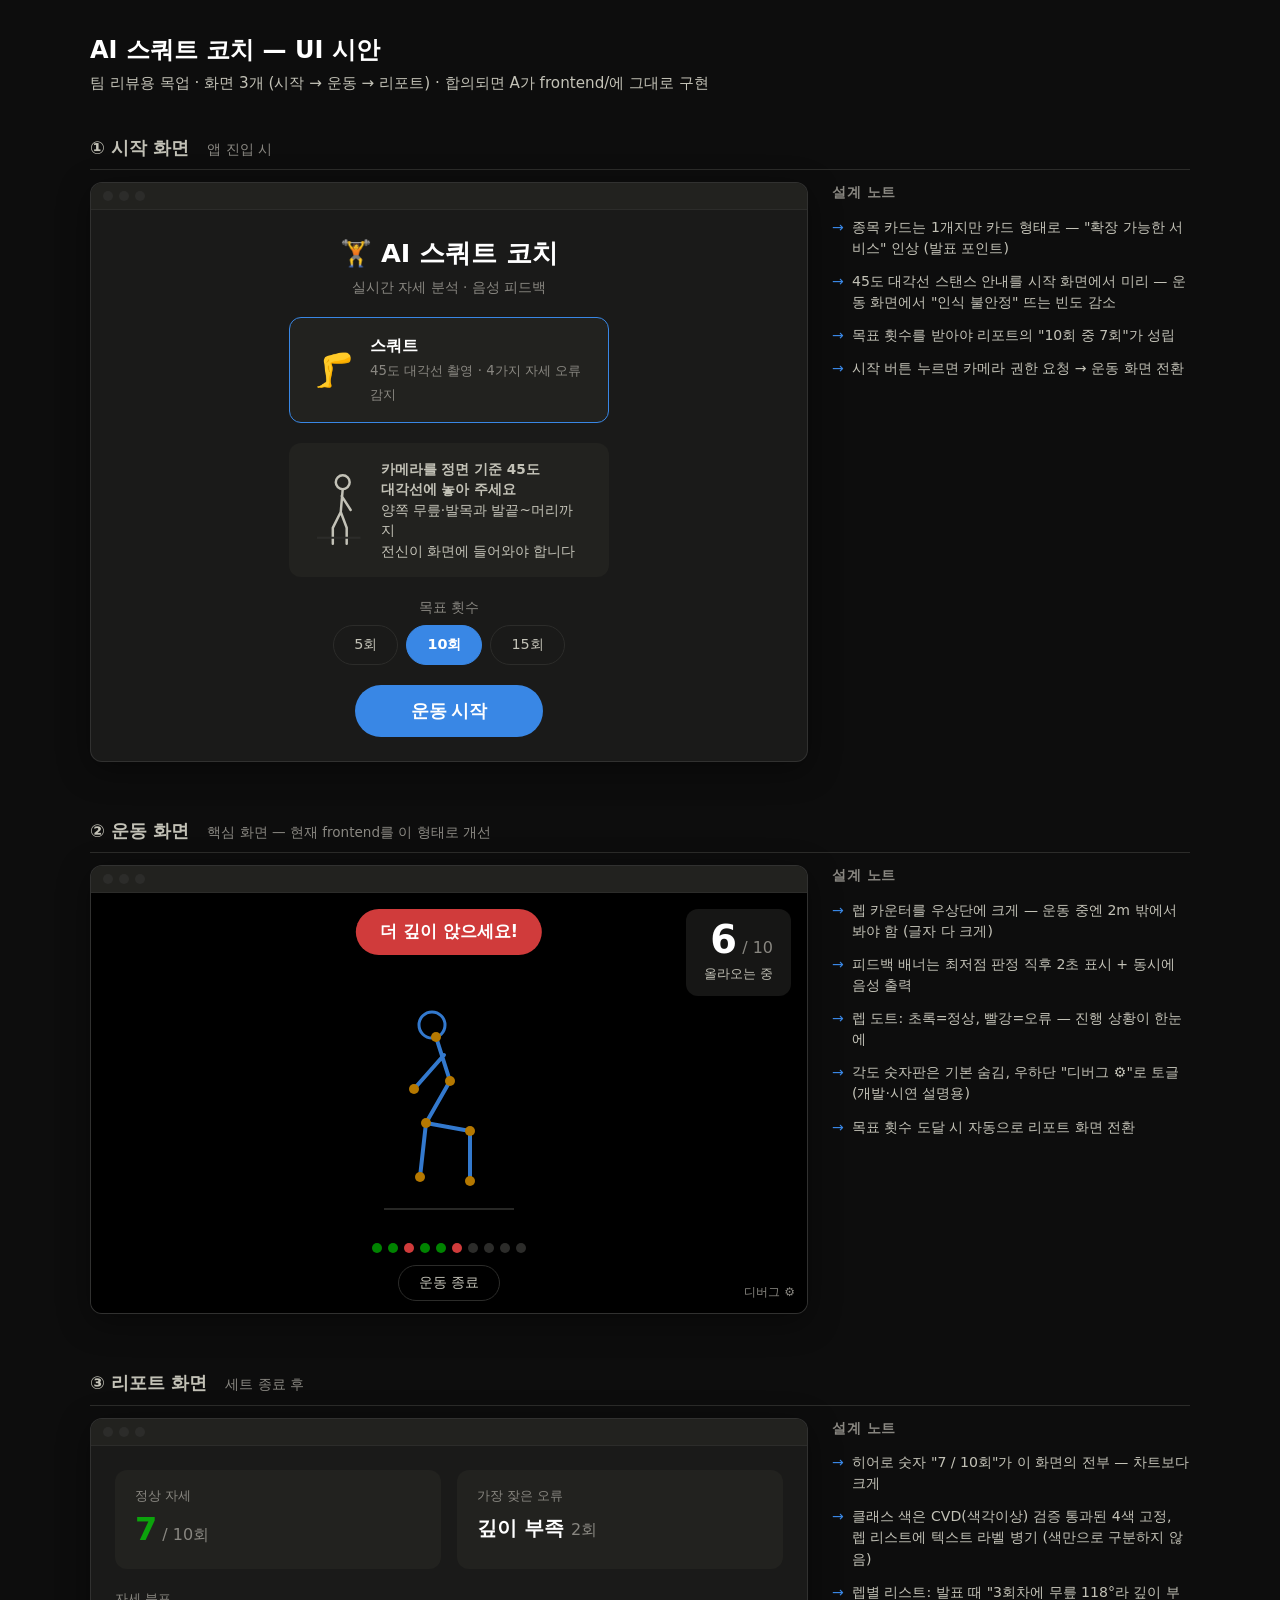
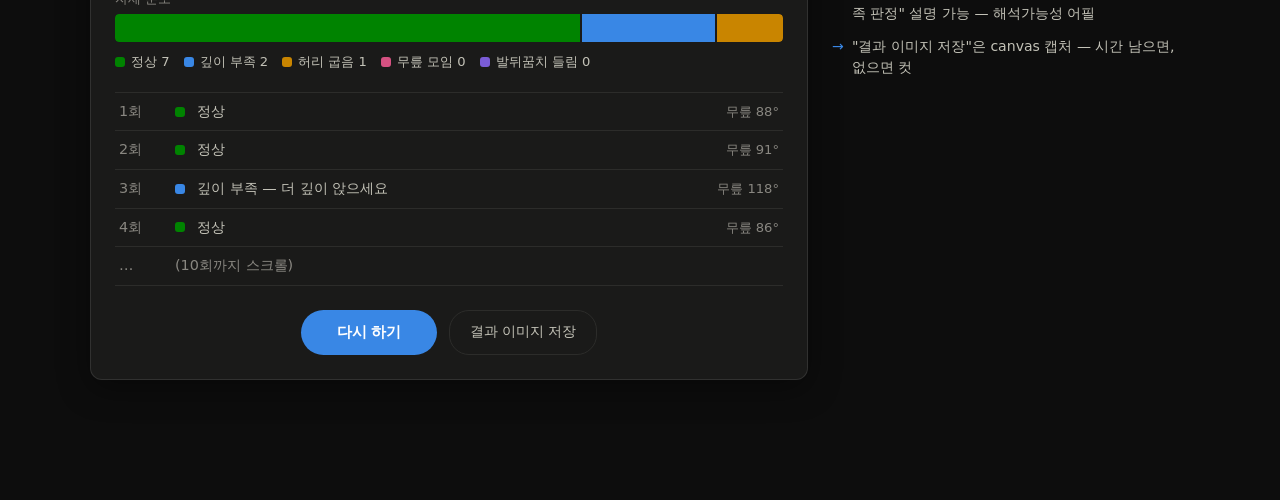
<file: docs/ui-mockup.html>
<!DOCTYPE html>
<html lang="ko">
<head>
<meta charset="UTF-8" />
<meta name="viewport" content="width=device-width, initial-scale=1.0" />
<title>AI 스쿼트 코치 — UI 시안 (팀 리뷰용)</title>
<style>
  /* 앱과 동일한 다크 테마. 색상은 검증된 데이터비주얼 팔레트(다크 서피스용) 사용 */
  :root {
    color-scheme: dark;
    --page:        #0d0d0d;
    --surface:     #1a1a19;
    --surface-2:   #22221f;
    --ink:         #ffffff;
    --ink-2:       #c3c2b7;
    --ink-muted:   #898781;
    --hairline:    #2c2c2a;
    --border:      rgba(255,255,255,0.10);
    --accent:      #3987e5;
    /* 클래스 색 (다크 카테고리 슬롯 1~4, 전 조합 CVD 검증 통과 세트) */
    --c-good:  #008300;  /* 정상 */
    --c-depth: #3987e5;  /* 깊이 부족 */
    --c-back:  #c98500;  /* 허리 굽음 */
    --c-knee:  #d55181;  /* 무릎 모임 */
    --c-heel:  #7a5cd6;  /* 발뒤꿈치 들림 (신규 — CVD 재검증 필요) */
    --good-text: #0ca30c;
    --bad:       #d03b3b;
  }
  * { box-sizing: border-box; margin: 0; padding: 0; }
  body {
    background: var(--page);
    color: var(--ink);
    font-family: system-ui, -apple-system, "Segoe UI", "Malgun Gothic", sans-serif;
    padding: 32px 24px 64px;
    line-height: 1.5;
  }
  .doc-header { max-width: 1100px; margin: 0 auto 40px; }
  .doc-header h1 { font-size: 1.5rem; margin-bottom: 4px; }
  .doc-header p { color: var(--ink-2); font-size: 0.95rem; }

  .screen-block { max-width: 1100px; margin: 0 auto 56px; }
  .screen-block > h2 {
    font-size: 1.1rem; color: var(--ink-2); margin-bottom: 12px;
    padding-bottom: 8px; border-bottom: 1px solid var(--hairline);
  }
  .screen-row { display: flex; gap: 24px; flex-wrap: wrap; align-items: flex-start; }

  /* 브라우저 프레임 목업 */
  .frame {
    flex: 1 1 620px; max-width: 720px;
    background: var(--surface);
    border: 1px solid var(--border);
    border-radius: 12px;
    overflow: hidden;
    box-shadow: 0 8px 32px rgba(0,0,0,0.4);
  }
  .frame-bar {
    display: flex; align-items: center; gap: 6px;
    padding: 8px 12px; background: var(--surface-2);
    border-bottom: 1px solid var(--hairline);
  }
  .frame-bar span { width: 10px; height: 10px; border-radius: 50%; background: var(--hairline); }
  .frame-body { padding: 24px; min-height: 420px; display: flex; flex-direction: column; }

  .notes { flex: 1 1 260px; min-width: 240px; }
  .notes h3 { font-size: 0.85rem; color: var(--ink-muted); text-transform: uppercase; letter-spacing: 0.05em; margin-bottom: 8px; }
  .notes ul { list-style: none; }
  .notes li {
    font-size: 0.88rem; color: var(--ink-2);
    padding: 6px 0 6px 20px; position: relative;
  }
  .notes li::before { content: "→"; position: absolute; left: 0; color: var(--accent); }

  /* ---------- 화면 1: 시작 ---------- */
  .start-body { align-items: center; justify-content: center; text-align: center; gap: 20px; }
  .app-logo { font-size: 1.6rem; font-weight: 700; }
  .app-logo small { display: block; font-size: 0.85rem; font-weight: 400; color: var(--ink-muted); margin-top: 4px; }
  .exercise-card {
    display: flex; align-items: center; gap: 16px;
    background: var(--surface-2); border: 1px solid var(--accent);
    border-radius: 12px; padding: 16px 24px; width: 320px; text-align: left;
  }
  .exercise-card .ic { font-size: 2rem; }
  .exercise-card b { display: block; }
  .exercise-card small { color: var(--ink-muted); }
  .stance-guide {
    display: flex; align-items: center; gap: 16px;
    background: var(--surface-2); border-radius: 12px; padding: 16px 24px; width: 320px;
  }
  .stance-guide p { font-size: 0.85rem; color: var(--ink-2); text-align: left; }
  .rep-goal { display: flex; gap: 8px; }
  .chip {
    padding: 8px 20px; border-radius: 20px; border: 1px solid var(--hairline);
    color: var(--ink-2); font-size: 0.9rem;
  }
  .chip.on { background: var(--accent); border-color: var(--accent); color: #fff; font-weight: 600; }
  .btn-primary {
    background: var(--accent); color: #fff; border: none; border-radius: 28px;
    padding: 14px 56px; font-size: 1.1rem; font-weight: 700; cursor: pointer;
  }
  .btn-ghost {
    background: none; border: 1px solid var(--hairline); color: var(--ink-2);
    border-radius: 20px; padding: 8px 20px; font-size: 0.85rem; cursor: pointer;
  }

  /* ---------- 화면 2: 운동 ---------- */
  .workout-body { padding: 0 !important; position: relative; min-height: 420px; background: #000; }
  .cam-area { position: absolute; inset: 0; display: flex; align-items: center; justify-content: center; }
  .cam-area svg { opacity: 0.9; }
  .feedback-banner {
    position: absolute; top: 16px; left: 50%; transform: translateX(-50%);
    background: var(--bad); color: #fff; font-weight: 700; font-size: 1.05rem;
    padding: 10px 24px; border-radius: 24px; white-space: nowrap;
  }
  .rep-hud {
    position: absolute; top: 16px; right: 16px; text-align: right;
    background: rgba(26,26,25,0.85); border-radius: 12px; padding: 12px 18px;
  }
  .rep-hud .num { font-size: 2.4rem; font-weight: 700; line-height: 1; }
  .rep-hud .den { color: var(--ink-muted); font-size: 1rem; }
  .rep-hud .phase { font-size: 0.8rem; color: var(--ink-2); margin-top: 4px; }
  .rep-dots { position: absolute; bottom: 60px; left: 50%; transform: translateX(-50%); display: flex; gap: 6px; }
  .rep-dots i { width: 10px; height: 10px; border-radius: 50%; background: var(--hairline); }
  .rep-dots i.good { background: var(--c-good); }
  .rep-dots i.err  { background: var(--bad); }
  .workout-ctrl {
    position: absolute; bottom: 12px; left: 0; right: 0;
    display: flex; justify-content: center; gap: 12px;
  }
  .debug-toggle { position: absolute; bottom: 12px; right: 12px; font-size: 0.75rem; color: var(--ink-muted); }

  /* ---------- 화면 3: 리포트 ---------- */
  .report-body { gap: 20px; }
  .hero-row { display: flex; gap: 16px; }
  .stat-tile {
    flex: 1; background: var(--surface-2); border-radius: 12px; padding: 16px 20px;
  }
  .stat-tile .label { font-size: 0.8rem; color: var(--ink-muted); }
  .stat-tile .value { font-size: 2rem; font-weight: 700; }
  .stat-tile .value small { font-size: 1rem; color: var(--ink-muted); font-weight: 400; }
  .stat-tile .value.good { color: var(--good-text); }

  .dist-chart .bar {
    display: flex; height: 28px; border-radius: 4px; overflow: hidden; gap: 2px; /* 2px 서피스 갭 */
    background: var(--surface);
  }
  .dist-chart .seg { height: 100%; }
  .legend { display: flex; flex-wrap: wrap; gap: 14px; margin-top: 10px; }
  .legend span { display: inline-flex; align-items: center; gap: 6px; font-size: 0.82rem; color: var(--ink-2); }
  .legend i { width: 10px; height: 10px; border-radius: 3px; display: inline-block; }

  .rep-list { border-top: 1px solid var(--hairline); }
  .rep-list li {
    display: flex; align-items: center; gap: 12px; list-style: none;
    padding: 8px 4px; border-bottom: 1px solid var(--hairline); font-size: 0.9rem;
  }
  .rep-list .n { color: var(--ink-muted); width: 44px; font-variant-numeric: tabular-nums; }
  .rep-list i { width: 10px; height: 10px; border-radius: 3px; }
  .rep-list .lab { flex: 1; color: var(--ink-2); }
  .rep-list .ang { color: var(--ink-muted); font-size: 0.82rem; font-variant-numeric: tabular-nums; }

  .report-actions { display: flex; gap: 12px; justify-content: center; margin-top: 4px; }

  h2 .flow { color: var(--ink-muted); font-weight: 400; font-size: 0.85rem; margin-left: 12px; }
</style>
</head>
<body>

<header class="doc-header">
  <h1>AI 스쿼트 코치 — UI 시안</h1>
  <p>팀 리뷰용 목업 · 화면 3개 (시작 → 운동 → 리포트) · 합의되면 A가 frontend/에 그대로 구현</p>
</header>

<!-- ================= 화면 1 ================= -->
<section class="screen-block">
  <h2>① 시작 화면 <span class="flow">앱 진입 시</span></h2>
  <div class="screen-row">
    <div class="frame">
      <div class="frame-bar"><span></span><span></span><span></span></div>
      <div class="frame-body start-body">
        <div class="app-logo">🏋️ AI 스쿼트 코치<small>실시간 자세 분석 · 음성 피드백</small></div>

        <div class="exercise-card">
          <div class="ic">🦵</div>
          <div><b>스쿼트</b><small>45도 대각선 촬영 · 4가지 자세 오류 감지</small></div>
        </div>

        <div class="stance-guide">
          <svg width="52" height="76" viewBox="0 0 52 76" aria-label="45도 대각선 스탠스 안내">
            <circle cx="30" cy="10" r="7" fill="none" stroke="#c3c2b7" stroke-width="2.5"/>
            <path d="M30 17 L28 40 L20 56 L20 72 M28 40 L34 56 L34 72 M29 24 L38 38" fill="none" stroke="#c3c2b7" stroke-width="2.5" stroke-linecap="round"/>
            <path d="M4 66 h44" stroke="#2c2c2a" stroke-width="2"/>
          </svg>
          <p><b>카메라를 정면 기준 45도<br/>대각선에 놓아 주세요</b><br/>양쪽 무릎·발목과 발끝~머리까지<br/>전신이 화면에 들어와야 합니다</p>
        </div>

        <div>
          <div style="font-size:0.85rem;color:var(--ink-muted);margin-bottom:8px">목표 횟수</div>
          <div class="rep-goal">
            <span class="chip">5회</span><span class="chip on">10회</span><span class="chip">15회</span>
          </div>
        </div>

        <button class="btn-primary">운동 시작</button>
      </div>
    </div>
    <aside class="notes">
      <h3>설계 노트</h3>
      <ul>
        <li>종목 카드는 1개지만 카드 형태로 — "확장 가능한 서비스" 인상 (발표 포인트)</li>
        <li>45도 대각선 스탠스 안내를 시작 화면에서 미리 — 운동 화면에서 "인식 불안정" 뜨는 빈도 감소</li>
        <li>목표 횟수를 받아야 리포트의 "10회 중 7회"가 성립</li>
        <li>시작 버튼 누르면 카메라 권한 요청 → 운동 화면 전환</li>
      </ul>
    </aside>
  </div>
</section>

<!-- ================= 화면 2 ================= -->
<section class="screen-block">
  <h2>② 운동 화면 <span class="flow">핵심 화면 — 현재 frontend를 이 형태로 개선</span></h2>
  <div class="screen-row">
    <div class="frame">
      <div class="frame-bar"><span></span><span></span><span></span></div>
      <div class="frame-body workout-body">
        <div class="cam-area">
          <svg width="150" height="260" viewBox="0 0 150 260" aria-label="스쿼트 자세 스켈레톤 예시">
            <!-- 스쿼트 중인 스켈레톤 (45도 대각선) -->
            <circle cx="58" cy="52" r="13" fill="none" stroke="#3987e5" stroke-width="3"/>
            <path d="M62 64 L76 108 L52 150 L96 158 L96 208 M52 150 L46 204 M70 82 L40 116" fill="none" stroke="#3987e5" stroke-width="4" stroke-linecap="round" stroke-linejoin="round"/>
            <g fill="#c98500">
              <circle cx="62" cy="64" r="5"/><circle cx="76" cy="108" r="5"/><circle cx="52" cy="150" r="5"/>
              <circle cx="96" cy="158" r="5"/><circle cx="96" cy="208" r="5"/><circle cx="46" cy="204" r="5"/><circle cx="40" cy="116" r="5"/>
            </g>
            <path d="M10 236 h130" stroke="#2c2c2a" stroke-width="2"/>
          </svg>
        </div>

        <div class="feedback-banner">더 깊이 앉으세요!</div>

        <div class="rep-hud">
          <div><span class="num">6</span><span class="den"> / 10</span></div>
          <div class="phase">올라오는 중</div>
        </div>

        <div class="rep-dots">
          <i class="good"></i><i class="good"></i><i class="err"></i><i class="good"></i><i class="good"></i><i class="err"></i><i></i><i></i><i></i><i></i>
        </div>

        <div class="workout-ctrl"><button class="btn-ghost">운동 종료</button></div>
        <div class="debug-toggle">디버그 ⚙</div>
      </div>
    </div>
    <aside class="notes">
      <h3>설계 노트</h3>
      <ul>
        <li>렙 카운터를 우상단에 크게 — 운동 중엔 2m 밖에서 봐야 함 (글자 다 크게)</li>
        <li>피드백 배너는 최저점 판정 직후 2초 표시 + 동시에 음성 출력</li>
        <li>렙 도트: 초록=정상, 빨강=오류 — 진행 상황이 한눈에</li>
        <li>각도 숫자판은 기본 숨김, 우하단 "디버그 ⚙"로 토글 (개발·시연 설명용)</li>
        <li>목표 횟수 도달 시 자동으로 리포트 화면 전환</li>
      </ul>
    </aside>
  </div>
</section>

<!-- ================= 화면 3 ================= -->
<section class="screen-block">
  <h2>③ 리포트 화면 <span class="flow">세트 종료 후</span></h2>
  <div class="screen-row">
    <div class="frame">
      <div class="frame-bar"><span></span><span></span><span></span></div>
      <div class="frame-body report-body">
        <div class="hero-row">
          <div class="stat-tile">
            <div class="label">정상 자세</div>
            <div class="value good">7<small> / 10회</small></div>
          </div>
          <div class="stat-tile">
            <div class="label">가장 잦은 오류</div>
            <div class="value" style="font-size:1.25rem;padding-top:8px">깊이 부족 <small>2회</small></div>
          </div>
        </div>

        <div class="dist-chart">
          <div class="label" style="font-size:0.8rem;color:var(--ink-muted);margin-bottom:6px">자세 분포</div>
          <div class="bar" role="img" aria-label="정상 7회, 깊이 부족 2회, 허리 굽음 1회">
            <div class="seg" style="flex:7;background:var(--c-good);border-radius:4px 0 0 4px"></div>
            <div class="seg" style="flex:2;background:var(--c-depth)"></div>
            <div class="seg" style="flex:1;background:var(--c-back);border-radius:0 4px 4px 0"></div>
          </div>
          <div class="legend">
            <span><i style="background:var(--c-good)"></i>정상 7</span>
            <span><i style="background:var(--c-depth)"></i>깊이 부족 2</span>
            <span><i style="background:var(--c-back)"></i>허리 굽음 1</span>
            <span><i style="background:var(--c-knee)"></i>무릎 모임 0</span>
            <span><i style="background:var(--c-heel)"></i>발뒤꿈치 들림 0</span>
          </div>
        </div>

        <ul class="rep-list">
          <li><span class="n">1회</span><i style="background:var(--c-good)"></i><span class="lab">정상</span><span class="ang">무릎 88°</span></li>
          <li><span class="n">2회</span><i style="background:var(--c-good)"></i><span class="lab">정상</span><span class="ang">무릎 91°</span></li>
          <li><span class="n">3회</span><i style="background:var(--c-depth)"></i><span class="lab">깊이 부족 — 더 깊이 앉으세요</span><span class="ang">무릎 118°</span></li>
          <li><span class="n">4회</span><i style="background:var(--c-good)"></i><span class="lab">정상</span><span class="ang">무릎 86°</span></li>
          <li><span class="n">…</span><span class="lab" style="color:var(--ink-muted)">(10회까지 스크롤)</span></li>
        </ul>

        <div class="report-actions">
          <button class="btn-primary" style="padding:12px 36px;font-size:0.95rem">다시 하기</button>
          <button class="btn-ghost">결과 이미지 저장</button>
        </div>
      </div>
    </div>
    <aside class="notes">
      <h3>설계 노트</h3>
      <ul>
        <li>히어로 숫자 "7 / 10회"가 이 화면의 전부 — 차트보다 크게</li>
        <li>클래스 색은 CVD(색각이상) 검증 통과된 4색 고정, 렙 리스트에 텍스트 라벨 병기 (색만으로 구분하지 않음)</li>
        <li>렙별 리스트: 발표 때 "3회차에 무릎 118°라 깊이 부족 판정" 설명 가능 — 해석가능성 어필</li>
        <li>"결과 이미지 저장"은 canvas 캡처 — 시간 남으면, 없으면 컷</li>
      </ul>
    </aside>
  </div>
</section>

</body>
</html>
</file>
